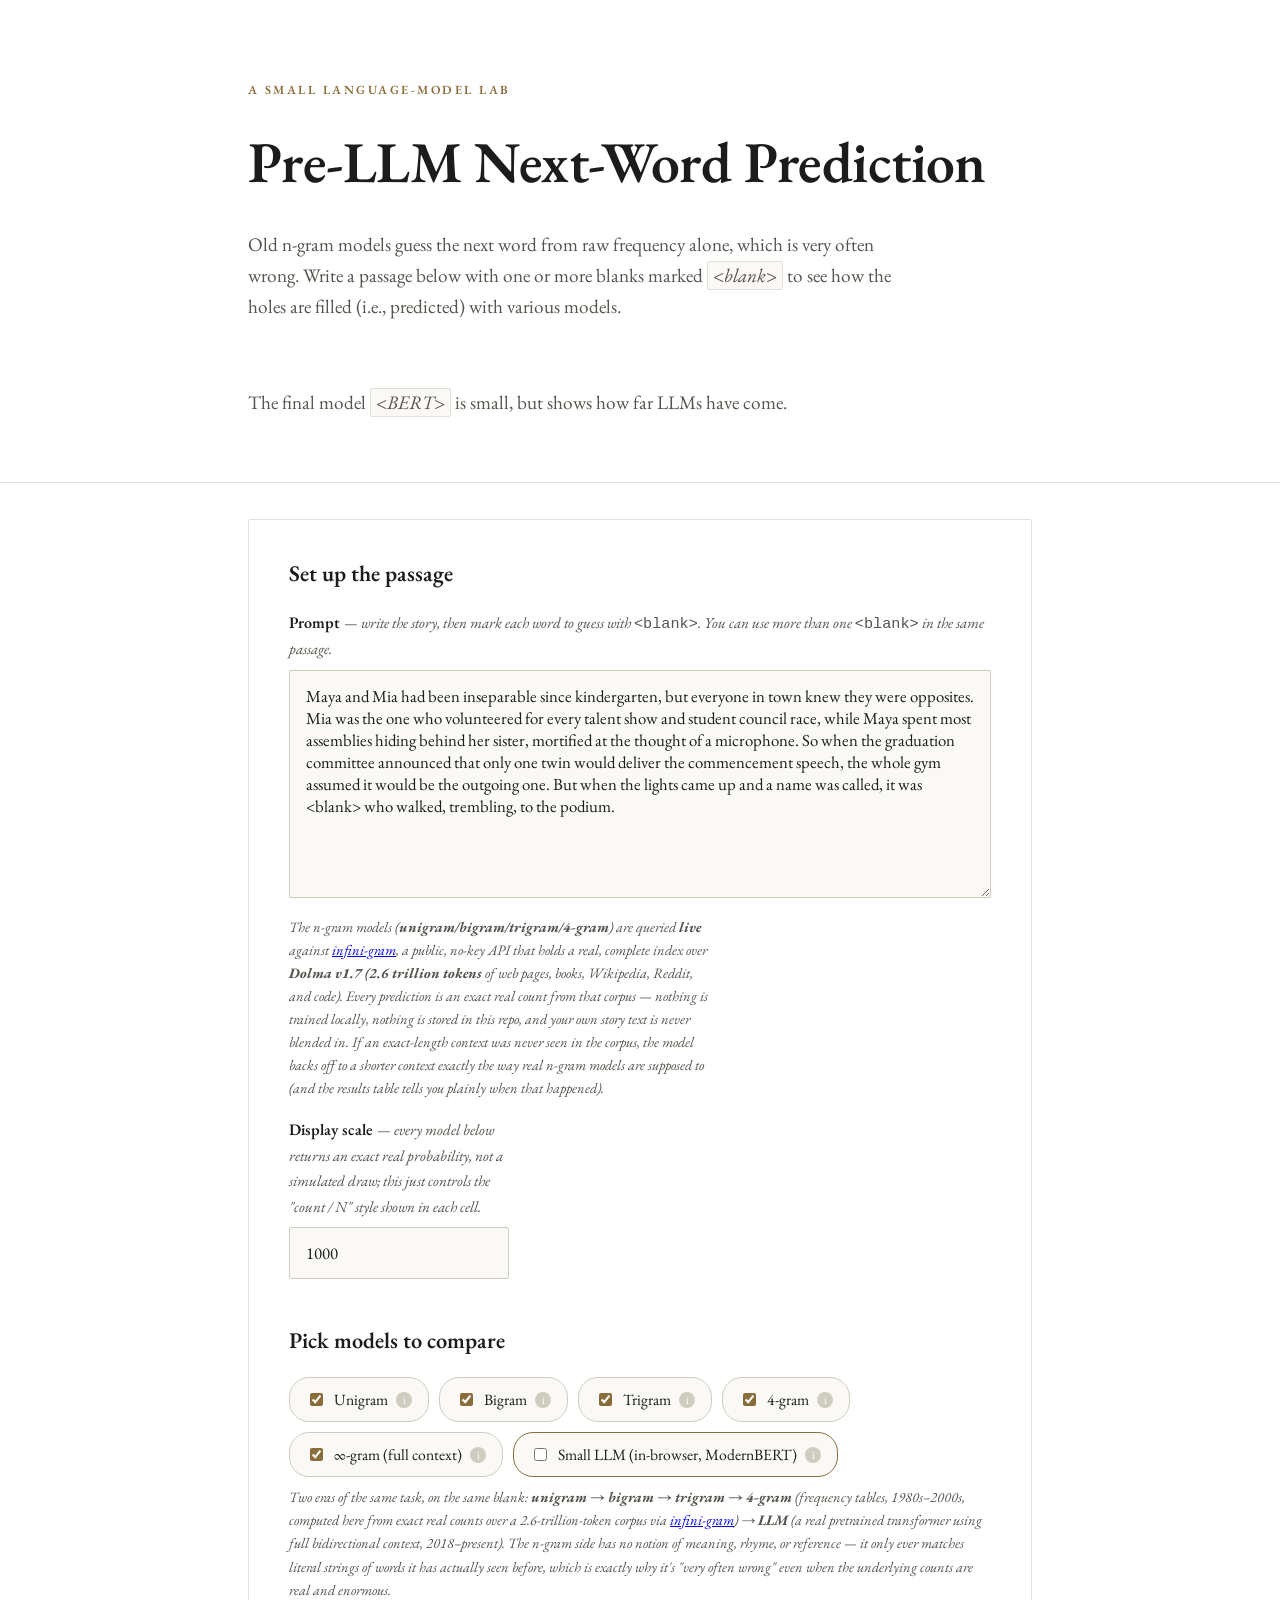
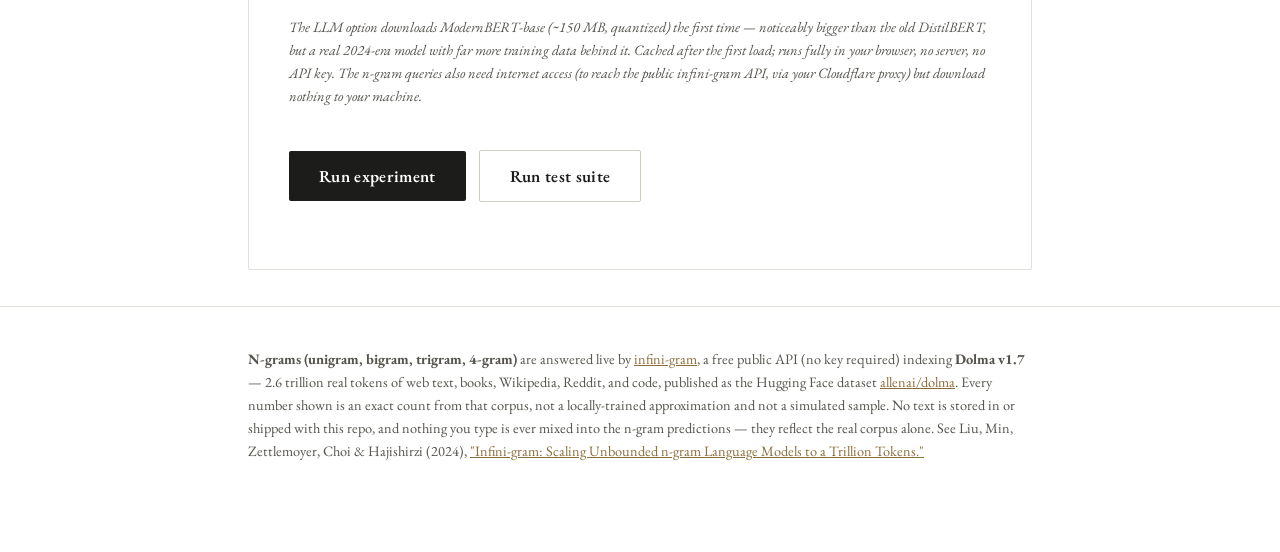
<file: index.html>
<!DOCTYPE html>
<html lang="en">
<head>
<meta charset="UTF-8">
<meta name="viewport" content="width=device-width, initial-scale=1.0">
<title>Pre-LLM Next-Word Prediction</title>
<link rel="preconnect" href="https://fonts.googleapis.com">
<link rel="preconnect" href="https://fonts.gstatic.com" crossorigin>
<link href="https://fonts.googleapis.com/css2?family=EB+Garamond:ital,wght@0,400;0,500;0,600;1,400&display=swap" rel="stylesheet">
<link rel="stylesheet" href="style.css">
</head>
<body>

<header class="site-head">
  <div class="wrap">
    <p class="eyebrow">a small language-model lab</p>
    <h1>Pre-LLM Next-Word Prediction</h1>
    <p class="dek">Old n-gram models guess the next word from raw frequency alone, which is very often wrong. Write a passage below
    with one or more blanks marked <code>&lt;blank&gt;</code> to see how the holes are filled (i.e., predicted) with various models.</p>
    <br/>
    <p class="dek">The final model <code>&lt;BERT&gt;</code> is small, but shows how far LLMs have come.</p>
  </div>
</header>

<main class="wrap">

  <section class="panel" id="input-panel">
    <h2>Set up the passage</h2>
    <label class="field-label" for="prompt">Prompt <span class="hint">— write the story, then mark each word to guess with <code>&lt;blank&gt;</code>. You can use more than one <code>&lt;blank&gt;</code> in the same passage.</span></label>
    <textarea id="prompt" rows="9">Maya and Mia had been inseparable since kindergarten, but everyone in town knew they were opposites. Mia was the one who volunteered for every talent show and student council race, while Maya spent most assemblies hiding behind her sister, mortified at the thought of a microphone. So when the graduation committee announced that only one twin would deliver the commencement speech, the whole gym assumed it would be the outgoing one. But when the lights came up and a name was called, it was <blank> who walked, trembling, to the podium.</textarea>

    <div class="field-group wide">
    <p class="hint tiny">The n-gram models (<b>unigram/bigram/trigram/4-gram</b>) are queried <b>live</b> against
    <a href="https://infini-gram.io/" target="_blank" rel="noopener">infini-gram</a>, a public, no-key API that holds a
    real, complete index over <b>Dolma v1.7 (2.6 trillion tokens</b> of web pages, books, Wikipedia, Reddit, and code).
    Every prediction is an exact real count from that corpus — nothing is trained locally, nothing is stored in this
    repo, and your own story text is never blended in. If an exact-length context was never seen in the corpus, the
    model backs off to a shorter context exactly the way real n-gram models are supposed to (and the results table
    tells you plainly when that happened).</p>
    </div>

    <div class="field-group">
      <label class="field-label" for="runs">Display scale <span class="hint">— every model below returns an exact real probability, not a simulated draw; this just controls the "count / N" style shown in each cell.</span></label>
      <input type="number" id="runs" value="1000" min="10" max="5000" step="10">
    </div>

    <h2>Pick models to compare</h2>
    <div class="model-picker" id="model-picker">
      <label class="chip">
        <input type="checkbox" value="unigram" checked><span>Unigram</span>
        <span class="info-dot" tabindex="0" data-tip="No context at all — the real overall word-frequency distribution across all 2.6T tokens of Dolma, queried live via infini-gram.">i</span>
      </label>
      <label class="chip">
        <input type="checkbox" value="bigram" checked><span>Bigram</span>
        <span class="info-dot" tabindex="0" data-tip="Conditions on the single real word right before the blank. Queried live — exact counts of what actually follows that word across the whole corpus, not an estimate.">i</span>
      </label>
      <label class="chip">
        <input type="checkbox" value="trigram" checked><span>Trigram</span>
        <span class="info-dot" tabindex="0" data-tip="Conditions on the two real words before the blank. If that exact 2-word string was never seen in the corpus, backs off to bigram — this is shown in the result, not hidden.">i</span>
      </label>
      <label class="chip">
        <input type="checkbox" value="fourgram" checked><span>4-gram</span>
        <span class="info-dot" tabindex="0" data-tip="Conditions on the three real words before the blank — the most specific n-gram model here. Backs off toward trigram/bigram/unigram if that exact 3-word run was never seen, same real Kneser-Ney-style idea, computed live from actual corpus counts.">i</span>
      </label>
      <label class="chip">
        <input type="checkbox" value="infinigram" checked><span>∞-gram (full context)</span>
        <span class="info-dot" tabindex="0" data-tip="Uses EVERY real word before the blank in the current sentence, not capped at 3 — this is what 'infini-gram' actually means. Usually the sharpest of the n-gram rows, since it has the most context to match against.">i</span>
      </label>
      <label class="chip llm-chip">
        <input type="checkbox" value="llm" id="llm-toggle"><span>Small LLM (in-browser, ModernBERT)</span>
        <span class="info-dot" tabindex="0" data-tip="A real pretrained transformer. It reads the whole passage — both before and after the blank — at once using attention, instead of hand-built statistics.">i</span>
      </label>
    </div>
    <p class="hint tiny">Two eras of the same task, on the same blank: <b>unigram → bigram → trigram → 4-gram</b> (frequency
    tables, 1980s–2000s, computed here from exact real counts over a 2.6-trillion-token corpus via
    <a href="https://infini-gram.io/" target="_blank" rel="noopener">infini-gram</a>) → <b>LLM</b> (a real pretrained
    transformer using full bidirectional context, 2018–present). The n-gram side has no notion of meaning, rhyme, or
    reference — it only ever matches literal strings of words it has actually seen before, which is exactly why it's
    "very often wrong" even when the underlying counts are real and enormous.</p>
    <p class="hint tiny" id="llm-note">The LLM option downloads ModernBERT-base (~150&nbsp;MB, quantized) the first time — noticeably bigger than the old DistilBERT, but a real 2024-era model with far more training data behind it. Cached after the first load; runs fully in your browser, no server, no API key. The n-gram queries also need internet access (to reach the public infini-gram API, via your Cloudflare proxy) but download nothing to your machine.</p>

    <button id="run-btn" class="run-btn">Run experiment</button>
    <button id="test-suite-btn" class="run-btn test-suite-btn" type="button">Run test suite</button>
    <p class="status" id="status" aria-live="polite"></p>
  </section>

  <section id="results"></section>
  <section id="test-results"></section>

</main>

<footer class="site-foot">
  <div class="wrap">
    <p><b>N-grams (unigram, bigram, trigram, 4-gram)</b> are answered live by
    <a href="https://infini-gram.io/" target="_blank" rel="noopener">infini-gram</a>, a free public API (no key
    required) indexing <b>Dolma v1.7</b> — 2.6 trillion real tokens of web text, books, Wikipedia, Reddit, and code,
    published as the Hugging Face dataset
    <a href="https://huggingface.co/datasets/allenai/dolma" target="_blank" rel="noopener">allenai/dolma</a>. Every
    number shown is an exact count from that corpus, not a locally-trained approximation and not a simulated sample.
    No text is stored in or shipped with this repo, and nothing you type is ever mixed into the n-gram predictions —
    they reflect the real corpus alone. See Liu, Min, Zettlemoyer, Choi &amp; Hajishirzi (2024),
    <a href="https://arxiv.org/abs/2401.17377" target="_blank" rel="noopener">"Infini-gram: Scaling Unbounded n-gram Language Models to a Trillion Tokens."</a></p>
  </div>
</footer>

<script src="infinigram.js"></script>
<script type="module" src="app.js"></script>
</body>
</html>
</file>
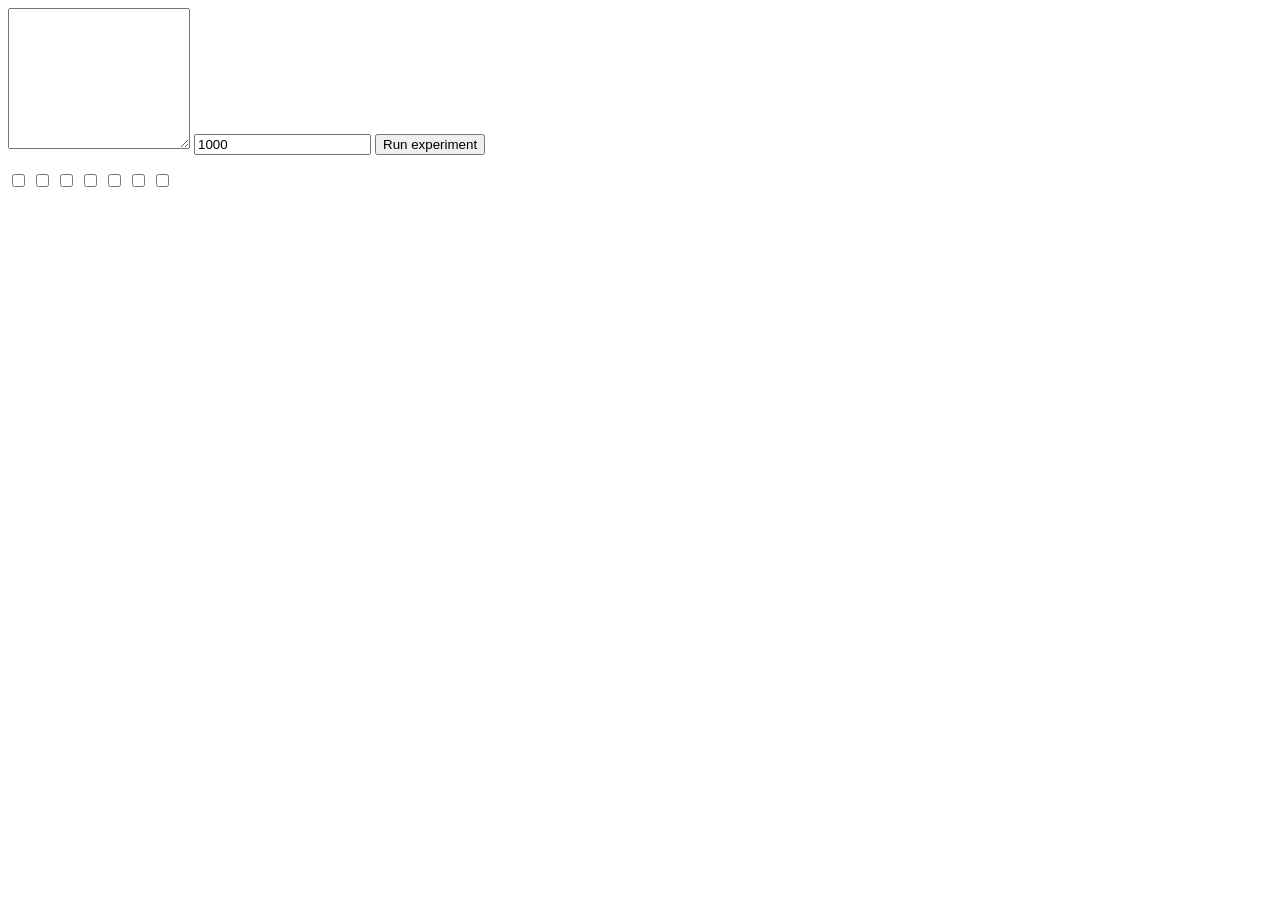
<file: test-page.html>
<!DOCTYPE html>
<html lang="en">
<head><meta charset="UTF-8"><title>test</title><base href="/"></head>
<body>
<textarea id="prompt" rows="9"></textarea>
<input type="number" id="runs" value="1000">
<button id="run-btn">Run experiment</button>
<p id="status"></p>
<div id="model-picker">
  <label class="chip"><input type="checkbox" value="unigram"></label>
  <label class="chip"><input type="checkbox" value="bigram"></label>
  <label class="chip"><input type="checkbox" value="trigram"></label>
  <label class="chip"><input type="checkbox" value="fourgram"></label>
  <label class="chip"><input type="checkbox" value="embeddings"></label>
  <label class="chip"><input type="checkbox" value="rnn"></label>
  <label class="chip llm-chip"><input type="checkbox" value="llm" id="llm-toggle"></label>
</div>
<div id="results"></div>

<script src="/corpus.js"></script>
<script src="/static-corpus.js"></script>
<script src="/ngram.js"></script>
<script src="/static-ngram-model.js"></script>
<script src="/embeddings.js"></script>
<script src="/rnn.js"></script>
<script src="/app.js"></script>
</body>
</html>
</file>
<file: style.css>
:root{
  --ink:      #1c1c1a;
  --ink-soft: #55534c;
  --paper:    #ffffff;
  --line:     #e2e0d8;
  --line-2:   #cfccc0;
  --accent:   #8a6d3b;
  --wash:     #faf9f6;
  --serif: 'EB Garamond', Garamond, 'Apple Garamond', 'Adobe Garamond Pro', Georgia, serif;
}

*{box-sizing:border-box;}
html{scroll-behavior:smooth;}
body{
  margin:0;
  background:var(--paper);
  color:var(--ink);
  font-family:var(--serif);
  line-height:1.6;
  font-size:1.08rem;
}

.wrap{max-width:840px;margin:0 auto;padding:0 28px;}

.site-head{padding:80px 0 44px;border-bottom:1px solid var(--line);}
.eyebrow{
  font-family:var(--serif);text-transform:uppercase;letter-spacing:.2em;
  font-size:.78rem;color:var(--accent);margin:0 0 16px;font-weight:600;
}
h1{
  font-family:var(--serif);font-weight:600;font-size:clamp(2.4rem,6vw,3.6rem);
  margin:0 0 22px;letter-spacing:-.01em;color:var(--ink);
}
.dek{
  font-family:var(--serif);font-size:1.2rem;font-weight:400;color:var(--ink-soft);
  max-width:680px;
}
.dek code{
  font-family:var(--serif);font-style:italic;background:var(--wash);
  padding:1px 5px;border-radius:2px;border:1px solid var(--line);
}

h2{
  font-family:var(--serif);font-weight:600;font-size:1.4rem;margin:44px 0 18px;
  color:var(--ink);
}
h2:first-child{margin-top:0;}

.panel{
  background:var(--paper);border:1px solid var(--line);border-radius:2px;
  padding:36px 40px;margin:36px 0;
}

.field-label{
  display:block;font-family:var(--serif);font-size:1rem;
  color:var(--ink);margin:18px 0 8px;font-weight:600;
}
.field-label .hint{font-weight:400;color:var(--ink-soft);font-style:italic;}
.field-label .hint code{font-style:normal;}
.hint{color:var(--ink-soft);font-size:.95rem;}
.hint.tiny{font-size:.9rem;margin-top:8px;font-style:italic;}

textarea, input[type=number], select{
  width:100%;background:var(--wash);color:var(--ink);border:1px solid var(--line-2);
  border-radius:2px;padding:14px 16px;font-family:var(--serif);font-size:1.05rem;
  resize:vertical;
}
textarea:focus, input:focus, select:focus{outline:1.5px solid var(--accent);outline-offset:1px;}

.field-group{margin-top:6px;max-width:220px;}
.field-group.wide{max-width:420px;}
.field-group input[type=number], .field-group select{width:100%;}

.model-picker{display:flex;flex-wrap:wrap;gap:10px;margin-top:6px;}
.chip{
  display:flex;align-items:center;gap:8px;background:var(--wash);
  border:1px solid var(--line-2);border-radius:20px;padding:9px 16px;cursor:pointer;
  font-size:.98rem;transition:border-color .15s ease;
}
.chip:hover{border-color:var(--accent);}
.chip input{accent-color:var(--accent);}
.chip.llm-chip{border-color:var(--accent);}

.info-dot{
  display:inline-flex;align-items:center;justify-content:center;
  width:16px;height:16px;border-radius:50%;flex:none;
  background:var(--line-2);color:var(--paper);
  font-family:var(--serif);font-size:.72rem;font-style:normal;line-height:1;
  cursor:help;position:relative;transition:background .15s ease;
}
.info-dot:hover,.info-dot:focus{background:var(--accent);outline:none;}
.info-dot::after{
  content:attr(data-tip);
  position:absolute;bottom:calc(100% + 9px);left:50%;transform:translateX(-50%);
  width:230px;background:var(--ink);color:var(--paper);
  font-family:var(--serif);font-size:.82rem;font-style:normal;line-height:1.45;
  padding:11px 13px;border-radius:3px;text-align:left;
  opacity:0;visibility:hidden;transition:opacity .15s ease;
  box-shadow:0 4px 18px rgba(28,28,26,.2);z-index:30;pointer-events:none;
}
.info-dot::before{
  content:'';position:absolute;bottom:100%;left:50%;transform:translateX(-50%);
  margin-bottom:-3px;border:6px solid transparent;border-top-color:var(--ink);
  opacity:0;visibility:hidden;transition:opacity .15s ease;z-index:30;pointer-events:none;
}
.info-dot:hover::after,.info-dot:focus::after,
.info-dot:hover::before,.info-dot:focus::before{opacity:1;visibility:visible;}

@media (max-width:640px){
  .info-dot::after{width:180px;left:auto;right:-10px;transform:none;}
  .info-dot::before{left:auto;right:4px;transform:none;}
}

.run-btn{
  margin-top:28px;background:var(--ink);color:var(--paper);border:none;
  font-family:var(--serif);font-weight:600;letter-spacing:.02em;
  padding:14px 30px;border-radius:2px;cursor:pointer;font-size:1.05rem;
  transition:background .15s ease;
}
.run-btn:hover{background:var(--accent);}
.run-btn:disabled{opacity:.45;cursor:progress;}

.status{font-size:.92rem;color:var(--ink-soft);min-height:1.2em;margin:14px 0 0;font-style:italic;}

/* full-page spinner overlay */
.page-spinner-overlay{
  position:fixed;inset:0;z-index:1000;
  display:none;align-items:center;justify-content:center;
  background:rgba(250,249,246,0.92);
  backdrop-filter:blur(1px);
}
.page-spinner-overlay.visible{display:flex;}
.page-spinner-box{
  display:flex;align-items:center;gap:14px;color:var(--ink-soft);
  font-family:var(--serif);font-style:italic;font-size:1.1rem;
  background:var(--paper);border:1px solid var(--line);border-radius:2px;
  padding:22px 30px;box-shadow:0 4px 24px rgba(28,28,26,0.08);
}
.spinner{
  width:22px;height:22px;border-radius:50%;
  border:2px solid var(--line-2);border-top-color:var(--ink);
  animation:spin .8s linear infinite;flex:none;
}
@keyframes spin{to{transform:rotate(360deg);}}

/* results table */
#results{margin:36px 0;}
.results-heading{
  font-family:var(--serif);font-weight:600;font-size:1.4rem;margin:0 0 6px;color:var(--ink);
}
.sentence-preview{
  font-family:var(--serif);font-style:italic;color:var(--ink-soft);font-size:1.08rem;
  margin:0 0 22px;padding:14px 18px;background:var(--wash);border-left:2px solid var(--accent);
}
.sentence-preview b{color:var(--accent);font-style:normal;}
.sentence-preview b.blank-marker{
  display:inline-block;color:var(--paper);background:var(--accent);
  border-radius:50%;width:1.5em;height:1.5em;line-height:1.5em;
  text-align:center;font-size:.85em;font-style:normal;
}

.blank-section{margin:0 0 34px;}
.blank-section:last-child{margin-bottom:0;}
.blank-heading{
  font-family:var(--serif);font-weight:600;font-size:1.08rem;margin:0 0 4px;color:var(--ink);
}
.blank-caption{
  font-family:var(--serif);font-style:italic;color:var(--ink-soft);font-size:.95rem;
  margin:0 0 12px;
}
.blank-caption b{color:var(--accent);font-style:normal;}

.table-scroll{
  overflow-x:auto;overflow-y:visible;border:1px solid var(--line);border-radius:2px;
  -webkit-overflow-scrolling:touch;
}
table.results-table{
  border-collapse:collapse;width:100%;min-width:820px;table-layout:auto;font-family:var(--serif);
}
table.results-table th, table.results-table td{
  padding:12px 18px;text-align:left;border-bottom:1px solid var(--line);
  white-space:normal;overflow-wrap:break-word;vertical-align:top;
}
table.results-table thead th{
  background:var(--wash);color:var(--ink-soft);font-weight:600;font-size:.85rem;
  text-transform:uppercase;letter-spacing:.06em;border-bottom:1px solid var(--line-2);
  white-space:nowrap;
}
table.results-table tbody tr:last-child td{border-bottom:none;}
table.results-table td.model-cell{
  font-weight:600;color:var(--ink);min-width:200px;white-space:nowrap;
}
table.results-table td.model-cell .model-tag{
  display:block;font-size:.78rem;font-weight:400;font-style:italic;color:var(--ink-soft);
  text-transform:none;letter-spacing:0;margin-top:4px;white-space:normal;line-height:1.4;
}
tr.fallback-row td.model-cell .model-tag{color:#8a4b3b;}
.pred-cell{font-size:.98rem;color:var(--ink);min-width:96px;line-height:1.5;}
.pred-cell .pct{display:block;color:var(--ink-soft);font-style:italic;font-size:.85rem;margin-top:1px;}

.error-note{color:#8a4b3b;font-style:italic;font-size:.95rem;padding:18px 0;}

.site-foot{padding:40px 0 80px;color:var(--ink-soft);font-size:.9rem;border-top:1px solid var(--line);margin-top:24px;}
.site-foot p{margin:0 0 10px;}
.site-foot .corpus-links{margin:0;padding-left:20px;}
.site-foot .corpus-links li{margin:0 0 8px;line-height:1.5;}
.site-foot a{color:var(--accent);}

@media (max-width:640px){
  .row.two{grid-template-columns:1fr;}
  .panel{padding:26px;}
}

.test-suite-btn{
  background:var(--paper);color:var(--ink);border:1px solid var(--line-2);
  margin-left:10px;
}
.test-suite-btn:hover{background:var(--wash);border-color:var(--accent);}

table.test-suite-table td.test-cell{font-size:.88rem;line-height:1.5;}
.test-line{display:block;}
.test-cell-pending{color:var(--ink-soft);font-style:italic;}
.test-cell-ok{background:#f4f8f2;}
.test-cell-warn{background:#fbf3e3;color:#7a5b16;}
.test-cell-error{background:#fbeceb;color:#8a4b3b;}

.test-legend{font-size:.88rem;color:var(--ink-soft);margin:0 0 14px;font-style:italic;}
.test-legend .swatch{display:inline-block;width:10px;height:10px;border-radius:2px;margin:0 4px 0 12px;vertical-align:middle;}
.test-legend .swatch.ok{background:#f4f8f2;border:1px solid #cfe0c6;}
.test-legend .swatch.warn{background:#fbf3e3;border:1px solid #e6c98a;}
.test-legend .swatch.error{background:#fbeceb;border:1px solid #e0a99f;}
</file>
